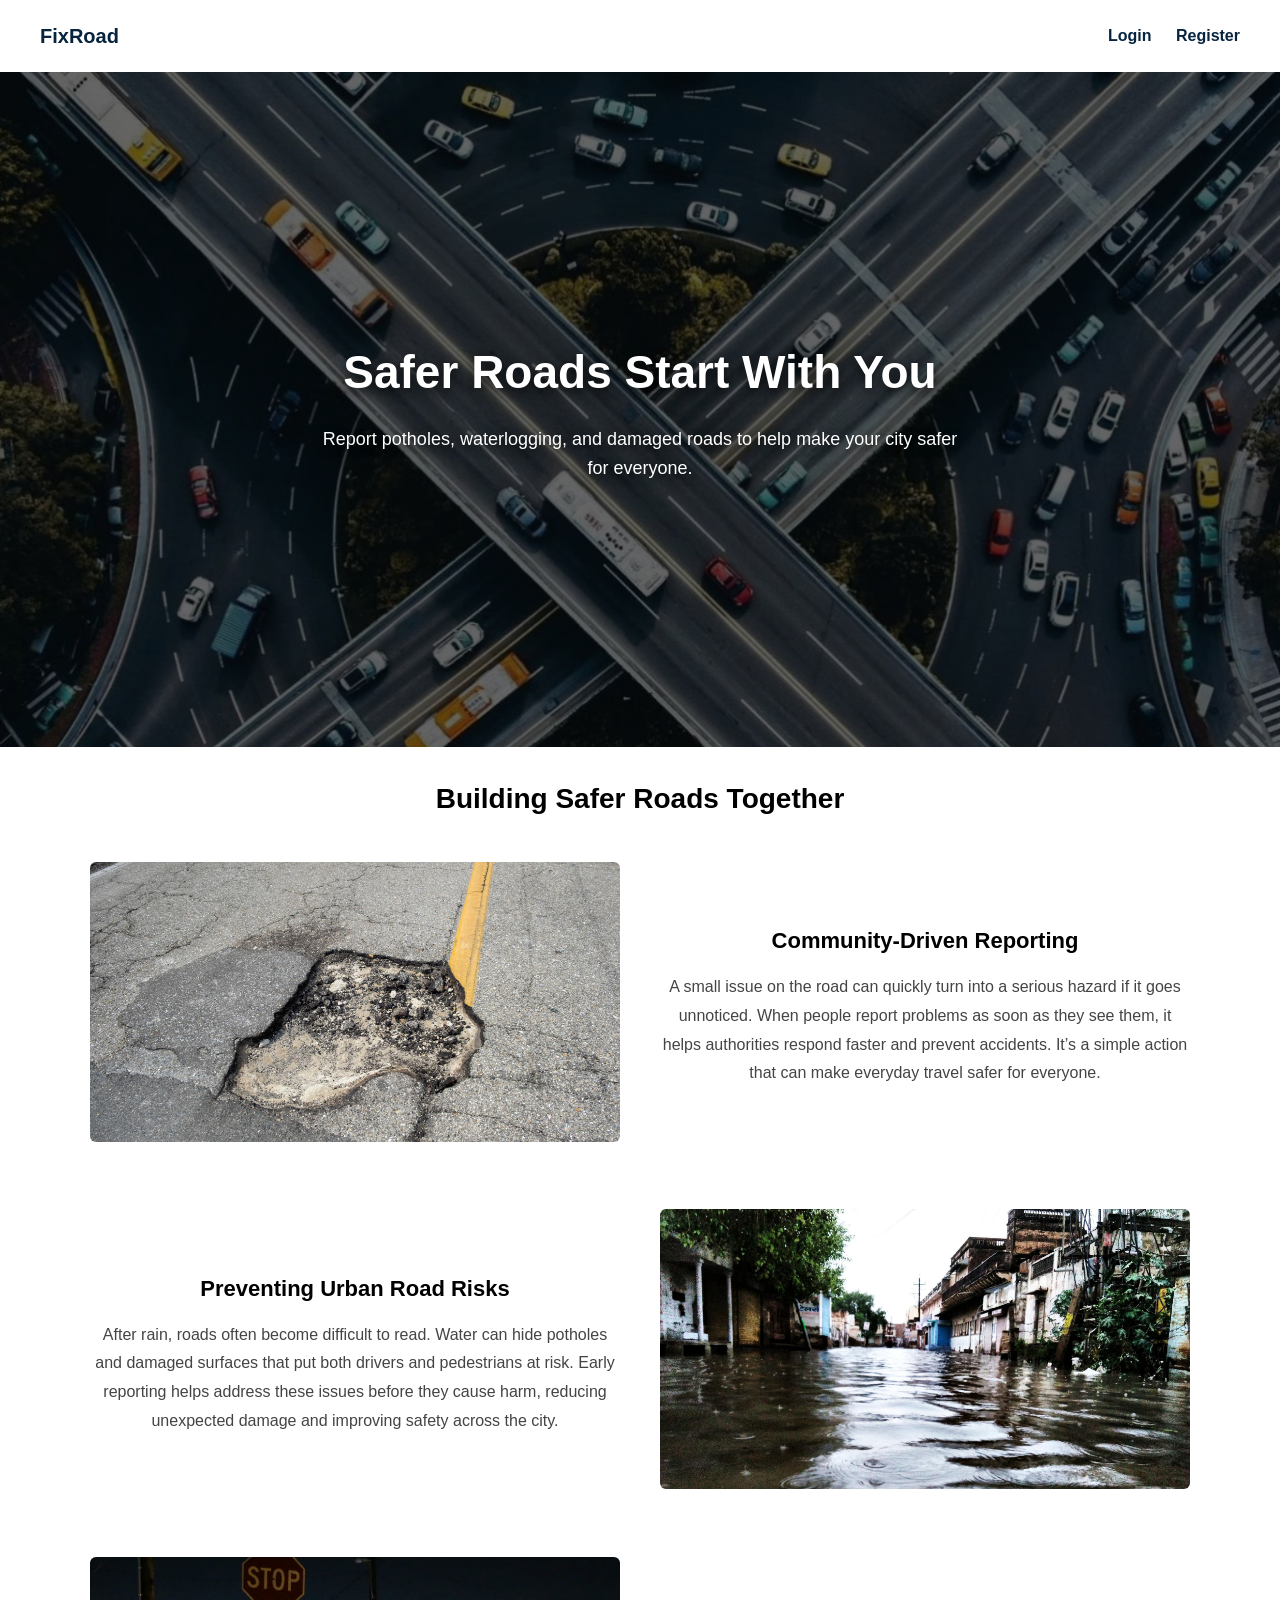
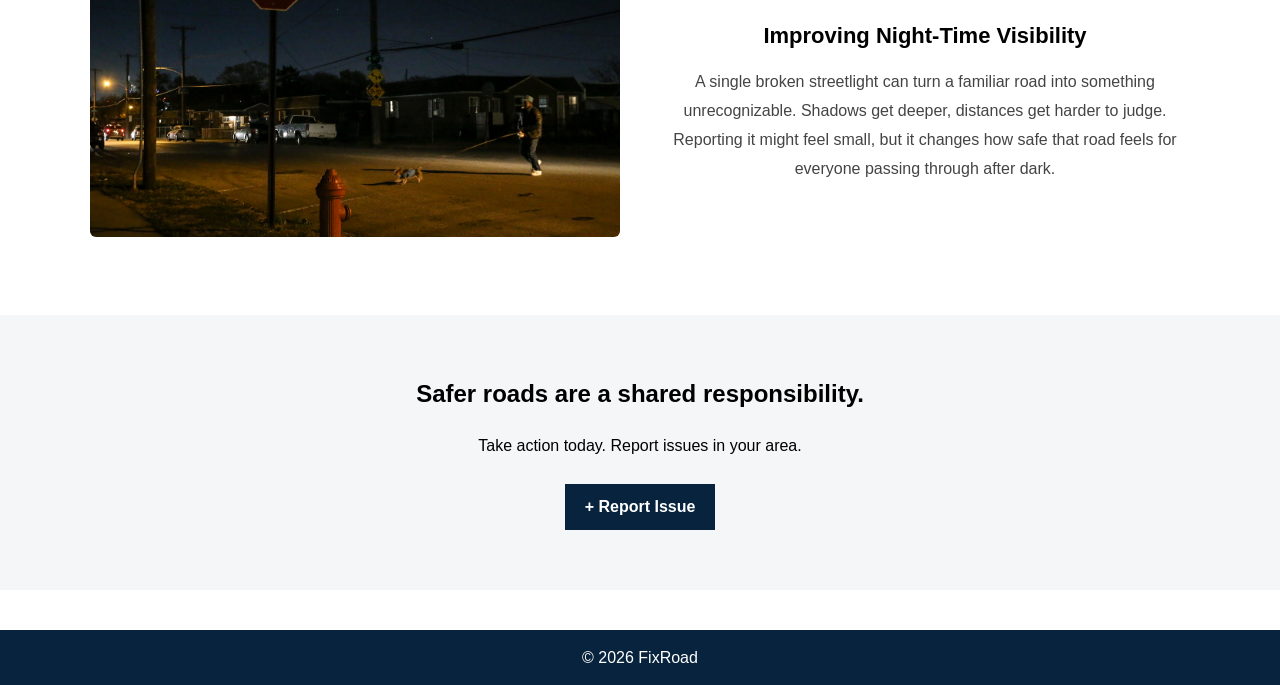
<file: Frontend/index.html>
<!DOCTYPE html>
<html lang="en">

<head>
    <meta charset="UTF-8">
    <title>FixRoad</title>

    <!-- Responsive viewport -->
    <meta name="viewport" content="width=device-width, initial-scale=1.0">

    <!-- Main stylesheet -->
    <link rel="stylesheet" href="css/style.css">
    <link rel="stylesheet" href="css/responsive.css">
</head>

<body class="fade-up">


    <!-- ================= Header ================= -->
    <header class="simple-header">
        <div class="logo">FixRoad</div>

        <!-- Navigation links -->
        <div class="header-links">
            <a href="login.html">Login</a>
            <a href="register.html" class="btn-primary">Register</a>
        </div>
    </header>

    <!-- ================= Hero Section ================= -->
    <section class="hero-bg">
        <div class="hero-overlay">
            <h1>Safer Roads Start With You</h1>
            <p>
                Report potholes, waterlogging, and damaged roads
                to help make your city safer for everyone.
            </p>
        </div>
    </section>

    <!-- ================= Blog Section ================= -->
    <section class="section blog-section">

        <h2 class="blog-title">Building Safer Roads Together</h2>

        <div class="blog-container">

            <!-- Blog Row 1 -->
            <div class="blog-row">
                <div class="blog-image">
                    <img src="images/pothole.jpg" alt="Road Safety">
                </div>
                <div class="blog-text">
                    <h3>Community-Driven Reporting</h3>
                    <p>
                        A small issue on the road can quickly turn into a serious hazard if it goes unnoticed.
                        When people report problems as soon as they see them,
                        it helps authorities respond faster and prevent accidents.
                        It’s a simple action that can make everyday travel safer for everyone.
                    </p>
                </div>
            </div>

            <!-- Blog Row 2 -->
            <div class="blog-row reverse">
                <div class="blog-image">
                    <img src="images/waterlogging.jpg" alt="Waterlogging">
                </div>
                <div class="blog-text">
                    <h3>Preventing Urban Road Risks</h3>
                    <p>
                        After rain, roads often become difficult to read.
                        Water can hide potholes and damaged surfaces that put both drivers and pedestrians at risk.
                        Early reporting helps address these issues before they cause harm,
                        reducing unexpected damage and improving safety across the city.
                    </p>
                </div>
            </div>

            <!-- Blog Row 3 -->
            <div class="blog-row">
                <div class="blog-image">
                    <img src="images/streetlight.jpg" alt="Street Lighting">
                </div>
                <div class="blog-text">
                    <h3>Improving Night-Time Visibility</h3>
                    <p>
                        A single broken streetlight can turn a familiar road into something unrecognizable.
                        Shadows get deeper, distances get harder to judge.
                        Reporting it might feel small, but it changes how safe that road feels for everyone passing
                        through after dark.
                    </p>
                </div>
            </div>

        </div>

    </section>


    <!-- ================= Call to Action ================= -->
    <section class="cta-section">
        <h2>Safer roads are a shared responsibility.</h2>

        <p class="cta-text">
            Take action today. Report issues in your area.
        </p><br>

        <!-- Report Issue Button -->
        <a href="register.html" class="btn-dark">
            + Report Issue
        </a>
    </section>

    <!-- ================= Footer ================= -->
    <footer class="footer">
        <p>© 2026 FixRoad </p>
    </footer>

</body>

</html>
</file>
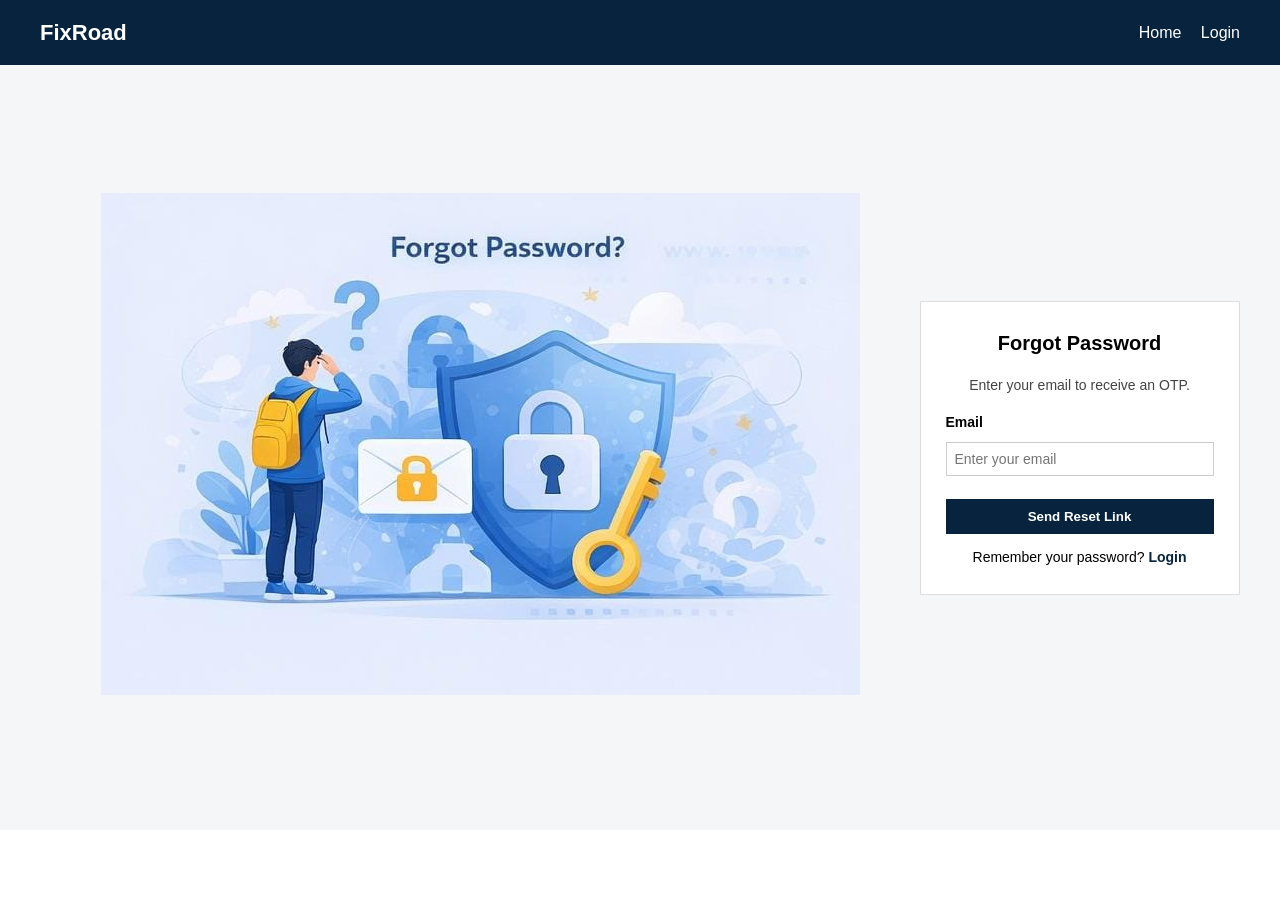
<file: Frontend/forgot-password.html>
<!DOCTYPE html>
<html lang="en">
<head>
    <meta charset="UTF-8">
    <title>Forgot Password | FixRoad</title>

    <!-- Responsive viewport -->
    <meta name="viewport" content="width=device-width, initial-scale=1.0">

    <!-- Main stylesheet -->
    <link rel="stylesheet" href="css/style.css">
    <link rel="stylesheet" href="css/responsive.css">
</head>
<body>

<!-- ================= Navbar ================= -->
<header class="navbar">
    <div class="logo">FixRoad</div>
    <nav>
        <a href="index.html">Home</a>
        <a href="login.html">Login</a>
    </nav>
</header>

<!-- ================= Forgot Password Section ================= -->
<section class="form-section">

    <div>
        <img class="image2" src="images/forgot.jpeg" alt="">
    </div>
    
    <div class="form-card">
        <h2>Forgot Password</h2>

        <!-- Instruction text -->
        <p class="otp-text">
            Enter your email to receive an OTP.
        </p>

        <!-- Forgot Password Form -->
        <form id="forgotForm">

            <!-- Email -->
            <label>Email</label>
            <input 
                type="email"
                id="forgotEmail"
                placeholder="Enter your email"
                required
            >

            <!-- Success or status message -->
            <p id="forgotMessage" class="success-text"></p>

            <!-- Submit button -->
            <button type="submit" class="btn-dark form-btn">
                Send Reset Link
            </button>
        </form>

        <!-- Login redirect -->
        <p class="form-footer">
            Remember your password?
            <a href="login.html">Login</a>
        </p>
    </div>
</section>

<!-- Main JavaScript -->
<script src="js/script.js"></script>

</body>
</html>
</file>
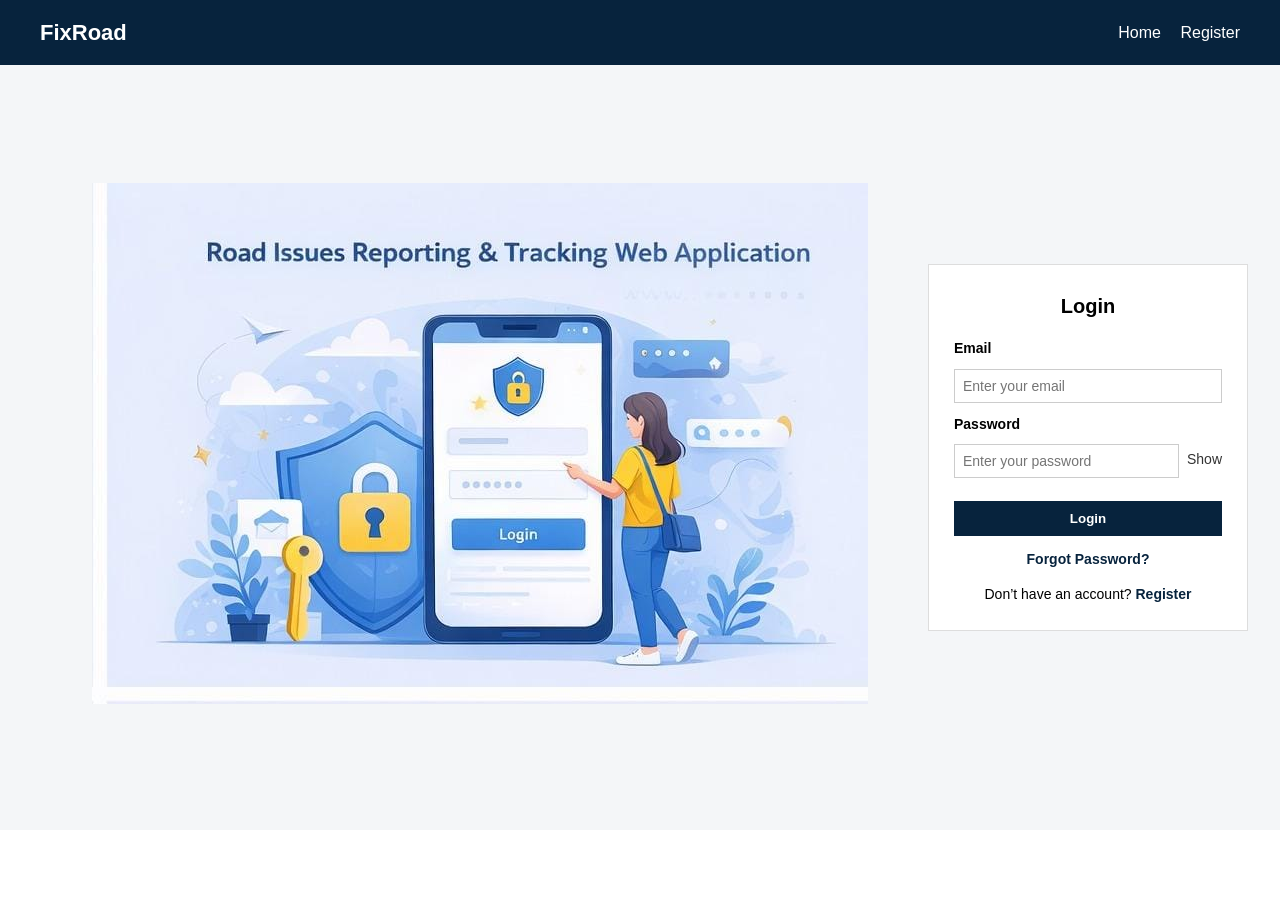
<file: Frontend/login.html>
<!DOCTYPE html>
<html lang="en">
<head>
    <meta charset="UTF-8">
    <title>Login | FixRoad</title>

    <!-- Responsive viewport -->
    <meta name="viewport" content="width=device-width, initial-scale=1.0">

    <!-- Main stylesheet -->
    <link rel="stylesheet" href="css/style.css">
    <link rel="stylesheet" href="css/responsive.css">
</head>
<body>

<!-- ================= Navbar ================= -->
<header class="navbar">
    <div class="logo">FixRoad</div>
    <nav>
        <a href="index.html">Home</a>
        <a href="register.html">Register</a>
    </nav>
</header>

<!-- ================= Login Section ================= -->
<section class="form-section">

    <div>
        <img  class="image2" src="images/login.jpeg" alt="">
    </div> 
    
    <div class="form-card">
        <h2>Login</h2>

        <!-- Login Form -->
        <form id="loginForm">

            <!-- Email -->
            <label>Email</label>
            <input 
                type="email" 
                id="loginEmail" 
                placeholder="Enter your email" 
                required
            >

            <!-- Password -->
            <label>Password</label>
            <div class="password-wrapper">
            <input 
                type="password" 
                id="loginPassword" 
                placeholder="Enter your password" 
                required
            >
            <button type="button" 
            class="toggle-password-btn" 
            data-target="loginPassword">
        Show
    </button>
            </div>

                 <p id="loginError" class="error-text"></p>

            <!-- Submit Button -->
            <button type="submit" class="btn-dark form-btn">
                Login
            </button>
        </form>

        <!-- Forgot password link -->
        <p class="form-footer">
            <a href="forgot-password.html">Forgot Password?</a>
        </p>

        <!-- Register redirect -->
        <p class="form-footer">
            Don’t have an account?
            <a href="register.html">Register</a>
        </p>
    </div>
</section>

<!-- Main JavaScript -->
<script src="js/script.js"></script>

</body>
</html>
</file>
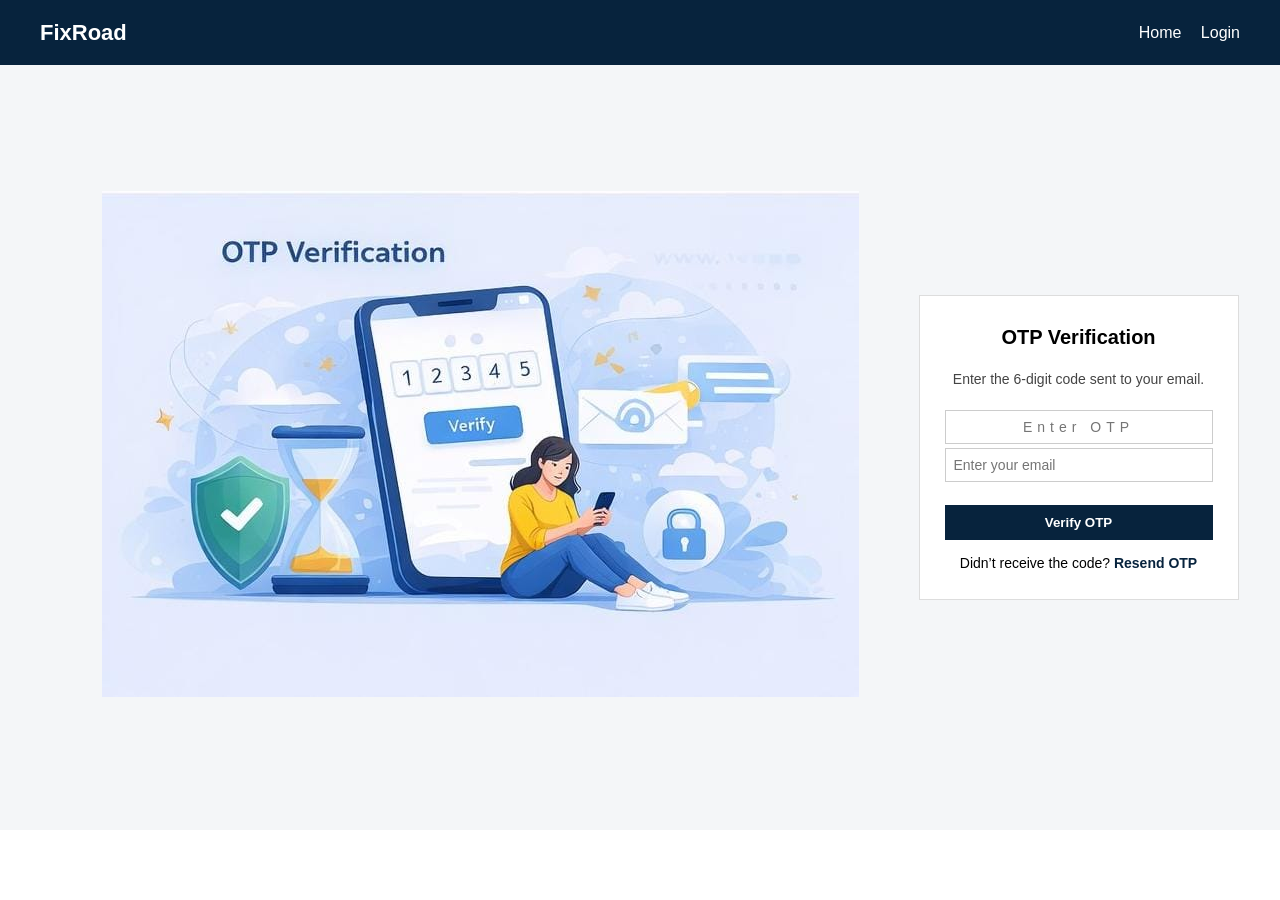
<file: Frontend/otp.html>
<!DOCTYPE html>
<html lang="en">
<head>
    <meta charset="UTF-8">
    <title>OTP Verification | FixRoad</title>

    <!-- Responsive viewport -->
    <meta name="viewport" content="width=device-width, initial-scale=1.0">

    <!-- Main stylesheet -->
    <link rel="stylesheet" href="css/style.css">
    <link rel="stylesheet" href="css/responsive.css">
</head>
<body>

<!-- ================= Navbar ================= -->
<header class="navbar">
    <div class="logo">FixRoad</div>
    <nav>
        <a href="index.html">Home</a>
        <a href="login.html">Login</a>
    </nav>
</header>

<!-- ================= OTP Section ================= -->
<section class="form-section">

    <div>
       <img class="image2" src="images/otp.jpeg" alt="">
    </div> 

    <div class="form-card">
        <h2>OTP Verification</h2>

        <!-- Instruction text -->
        <p class="otp-text">
            Enter the 6-digit code sent to your email.
        </p>

        <!-- OTP Form -->
        <form id="otpForm">

            <!-- OTP Input -->
            <input 
                type="text"
                id="otpInput"
                maxlength="6"
                placeholder="Enter OTP"
                required
                class="otp-input"
            >

            <input 
    type="email"
    id="otpEmail"
    placeholder="Enter your email"
    required
>


            <!-- Error message display -->
            <p id="otpError" class="error-text"></p>

            <p id="otpMessage"></p>

            <!-- Submit button -->
            <button type="submit" class="btn-dark form-btn">
                Verify OTP
            </button>
        </form>

        <!-- Resend link -->
        <p class="form-footer">
            Didn’t receive the code?
            <a href="#">Resend OTP</a>
        </p>
    </div>
</section>

<!-- Main JavaScript -->
<script src="js/script.js"></script>

</body>
</html>
</file>
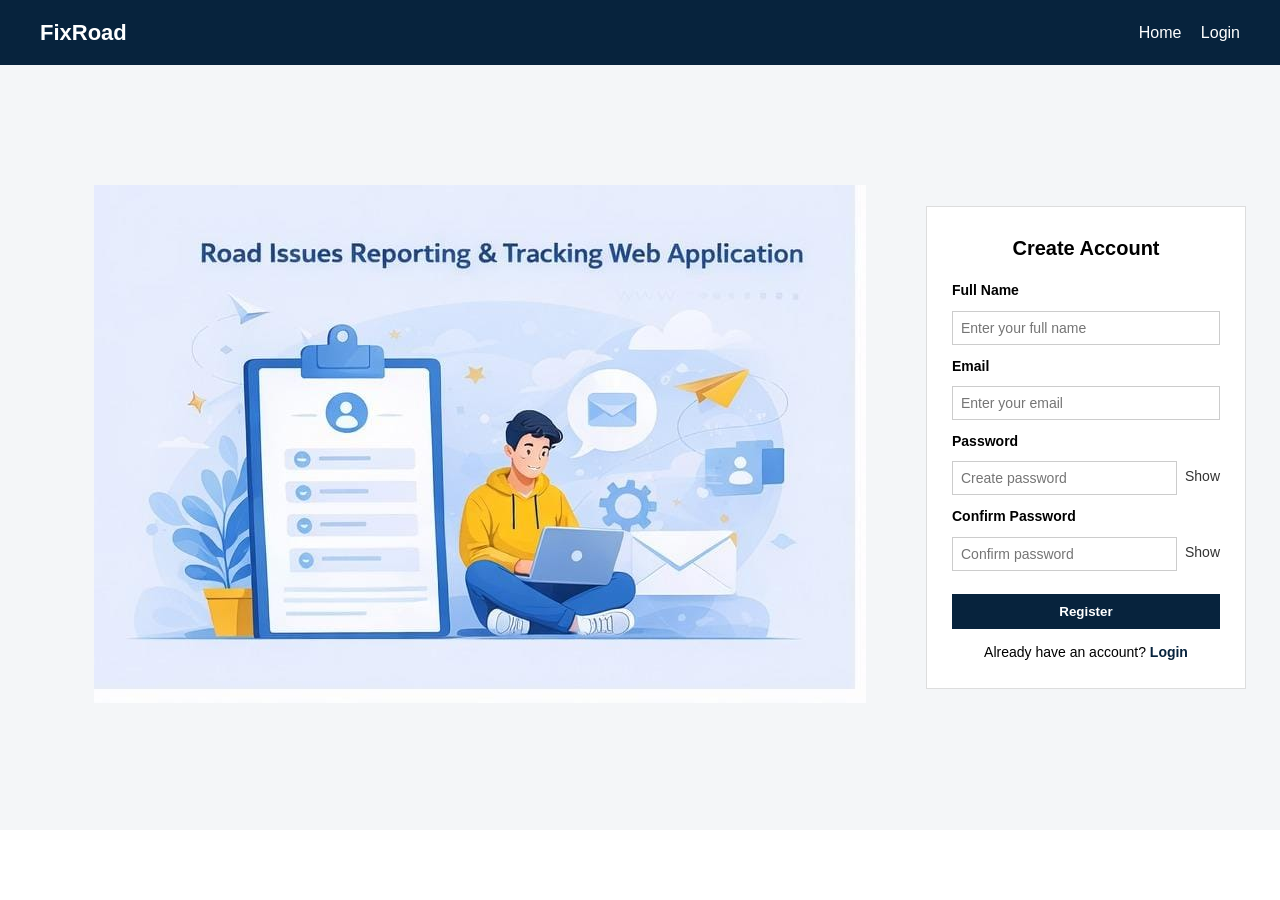
<file: Frontend/register.html>
<!DOCTYPE html>
<html lang="en">
<head>
    <meta charset="UTF-8">
    <title>Register | FixRoad</title>

    <!-- Responsive viewport -->
    <meta name="viewport" content="width=device-width, initial-scale=1.0">

    <!-- Main stylesheet -->
    <link rel="stylesheet" href="css/style.css">
    <link rel="stylesheet" href="css/responsive.css">
</head>
<body>

<!-- ================= Navbar ================= -->
<header class="navbar">
    <div class="logo">FixRoad</div>
    <nav>
        <a href="index.html">Home</a>
        <a href="login.html">Login</a>
    </nav>
</header>

<!-- ================= Registration Section ================= -->
<section class="form-section">
    
    <div>
        <img class="image2" src="images/registration.jpeg" alt="">
    </div>

    <div class="form-card">
        <h2>Create Account</h2>

        <!-- Registration Form -->
        <form id="registerForm">

            <!-- Full Name -->
            <label>Full Name</label>
            <input type="text" id="regName" placeholder="Enter your full name" required>

            <!-- Email -->
            <label>Email</label>
            <input type="email" id="regEmail" placeholder="Enter your email" required>

            <!-- Password -->
            <label>Password</label>
            <div class="password-wrapper">
                <input type="password" id="regPassword" placeholder="Create password" required>
                <button type="button" class="toggle-password-btn" data-target="regPassword">
        Show
    </button>
            </div>

            <!-- Confirm Password -->
            <label>Confirm Password</label>
            <div class="password-wrapper">
                 <input type="password" id="regConfirmPassword" placeholder="Confirm password" required>
                 <button type="button" class="toggle-password-btn" data-target="regConfirmPassword">
        Show
    </button>
            </div>

             <p id="registerError" class="error-text"></p>

            <!-- Submit Button -->
            <button type="submit" id="registerBtn" class="btn-dark form-btn">
                Register
            </button>

        </form>

        <!-- Login Redirect -->
        <p class="form-footer">
            Already have an account?
            <a href="login.html">Login</a>
        </p>
    </div>
</section>

<!-- Main JavaScript -->
<script src="js/script.js"></script>

</body>
</html>
</file>
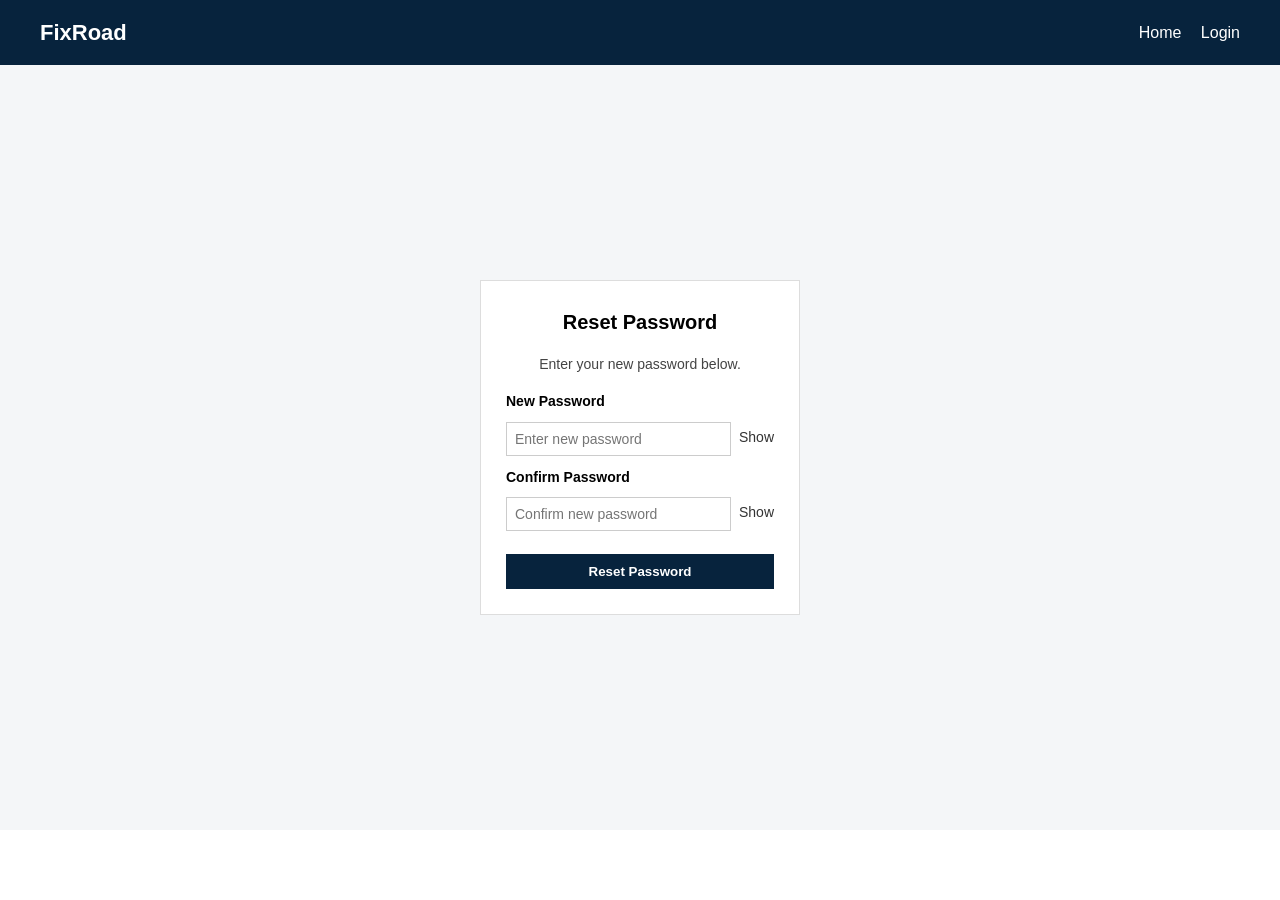
<file: Frontend/reset-password.html>
<!DOCTYPE html>
<html lang="en">
<head>
    <meta charset="UTF-8">
    <title>Reset Password | FixRoad</title>

    <!-- Responsive viewport -->
    <meta name="viewport" content="width=device-width, initial-scale=1.0">

    <!-- Main stylesheet -->
    <link rel="stylesheet" href="css/style.css">
    <link rel="stylesheet" href="css/responsive.css">
</head>
<body>

<!-- ================= Navbar ================= -->
<header class="navbar">
    <div class="logo">FixRoad</div>
    <nav>
        <a href="index.html">Home</a>
        <a href="login.html">Login</a>
    </nav>
</header>

<!-- ================= Reset Password Section ================= -->
<section class="form-section">
    <div class="form-card">
        <h2>Reset Password</h2>

        <!-- Instruction text -->
        <p class="otp-text">
            Enter your new password below.
        </p>

        <!-- Reset Password Form -->
        <form id="resetForm">

            <!-- New Password -->
            <label>New Password</label>
            <div class="password-wrapper">
                 <input 
                    type="password"
                    id="newPassword"
                    placeholder="Enter new password"
                     required
                >
              <button type="button" 
            class="toggle-password-btn" 
            data-target="newPassword">
        Show
    </button>
            </div>

            <!-- Confirm Password -->
            <label>Confirm Password</label>
            <div class="password-wrapper">
                 <input 
                    type="password"
                    id="confirmPassword"
                    placeholder="Confirm new password"
                    required
                 >
           <button type="button" 
            class="toggle-password-btn" 
            data-target="confirmPassword">
        Show
    </button>
            </div>

            <!-- Status messages -->
            <p id="resetMessage" class="success-text"></p>
            <p id="resetError" class="error-text"></p>

            <!-- Submit button -->
            <button type="submit" class="btn-dark form-btn">
                Reset Password
            </button>
        </form>
    </div>
</section>

<!-- Main JavaScript -->
<script src="js/script.js"></script>

</body>
</html>
</file>
<file: Frontend/css/style.css>
/* =================================================
   COMMON / GLOBAL STYLES
================================================= */

* {
    margin: 0;
    padding: 0;
    box-sizing: border-box;
    font-family: Arial, sans-serif;
}

/* Color Palette */
:root {
    --primary: #07233d;
    --background: #ffffff;
    --text: #000000;
    --success: #2e7d32;
    --danger: #d32f2f;
    --light-grey: #f4f6f8;
}

/* Body */
body {
    background: var(--background);
    color: var(--text);
    line-height: 1.6;
}

/* Buttons */
.btn-dark {
    background: var(--primary);
    color: white;
    padding: 10px 20px;
    border-radius: 0;
    text-decoration: none;
    font-weight: bold;
    display: inline-block;
}

.btn-dark:hover {
    background: #222;
}

/* Status colors */
.status-success {
    color: var(--success);
    font-weight: bold;
}

.status-danger {
    color: var(--danger);
    font-weight: bold;
}

/* Footer */
.footer {
    background: var(--primary);
    color: white;
    text-align: center;
    padding: 15px;
    margin-top: 40px;
}

/* Page animation */
.fade-up {
    animation: fadeUp 1s ease;
}

@keyframes fadeUp {
    from {
        opacity: 0;
        transform: translateY(40px);
    }
    to {
        opacity: 1;
        transform: translateY(0);
    }
}

/* =================================================
   NAVBAR & HEADERS
================================================= */

/* Main Navbar */
.navbar {
    background: var(--primary);
    color: white;
    display: flex;
    justify-content: space-between;
    padding: 15px 40px;
    align-items: center;
}

.navbar .logo {
    font-size: 22px;
    font-weight: bold;
}

.navbar nav a {
    margin-left: 15px;
    text-decoration: none;
    color: white;
    font-weight: 500;
}

/* Simple header (index page) */
.simple-header {
    display: flex;
    justify-content: space-between;
    align-items: center;
    padding: 20px 40px;
    background: white;
}

.simple-header .logo {
    font-size: 20px;
    font-weight: bold;
    color: var(--primary);
}

.header-links a {
    margin-left: 20px;
    text-decoration: none;
    color: black;
    font-weight: 500;
}

/* Force header links to blue */
.simple-header .header-links a {
    color: #08243f !important;
    font-weight: 600;
}

/* =================================================
   COMMON SECTIONS & CARDS
================================================= */

.section {
    padding: 1px 20px; /* fixed invalid value */
    text-align: center;
}

.section h2 {
    margin-top: 70px;
    margin-bottom: 20px;
    font-size: 28px;
}

.section.light {
    background: #f9f9f9;
}

/* Card container */
.card-container {
    display: flex;
    justify-content: center;
    gap: 20px;
    margin-top: 30px;
    flex-wrap: wrap;
}

/* Cards */
.card {
    background: white;
    padding: 20px;
    width: 250px;
    border-radius: 8px;
    border: 1px solid #ddd;
    transition: all 0.3s ease;
    cursor: pointer;
}

.card:hover {
    transform: translateY(-5px);
    box-shadow: 0 8px 20px rgba(121, 121, 121, 0.15);
    border-color: var(--light-grey);
}

/* =================================================
   INDEX PAGE
================================================= */

/* Hero background */
.hero-bg {
    height: 75vh;
    background: url("../images/road-bg.jpg") center/cover no-repeat;
    position: relative;
    display: flex;
    align-items: center;
    justify-content: center;
}

/* Dark overlay */
.hero-bg::after {
    content: "";
    position: absolute;
    inset: 0;
    background: rgba(0, 0, 0, 0.6);
    z-index: 1;
}

/* Hero text container */
.hero-overlay {
    position: relative;
    z-index: 2;
    text-align: center;
    color: white;
    max-width: 700px;
    padding: 20px;
}

.hero-overlay h1 {
    font-size: 46px;
    margin-bottom: 15px;
    font-weight: 700;
    text-shadow: 0 4px 12px rgba(0,0,0,0.7);
}

.hero-overlay p {
    font-size: 18px;
    line-height: 1.6;
    text-shadow: 0 3px 10px rgba(0,0,0,0.6);
}

/* Blog Section */
.blog-section {
    padding: 10px 5%;
}

.blog-section h2 {
    margin-top: 20px;
    margin-bottom: 40px;
}

.blog-title {
    text-align: center;
    font-size: 32px;
    margin-bottom: 80px;
}

.blog-container {
    max-width: 1100px;
    margin: auto;
}

/* Blog row layout */
.blog-row {
    display: flex;
    align-items: center;
    gap: 40px;
    margin-bottom: 60px;
    flex-wrap: wrap;
}

/* Reverse layout */
.blog-row.reverse {
    flex-direction: row-reverse;
}

/* Blog image */
.blog-image {
    flex: 1;
}

.blog-image img {
    width: 100%;
    height: 280px;
    object-fit: cover;
    border-radius: 6px;
}

/* Blog text */
.blog-text {
    flex: 1;
}

.blog-text h3 {
    margin-bottom: 15px;
    font-size: 22px;
}

.blog-text p {
    color: #444;
    line-height: 1.8;
}


/* CTA section */
.cta-section {
    text-align: center;
    padding: 60px 20px;
    background: #f4f6f8;
}

.cta-section h2 {
    margin-bottom: 20px;
}

.cta-text {
    margin-top: 10px;
    color: black;
}

/* =================================================
   FORM PAGES
   (Register, Login, OTP, Forgot, Reset)
================================================= */

.form-section {
    min-height: 85vh;
    display: flex;
    justify-content: center;
    align-items: center;
    background: var(--light-grey);
    padding: 20px;
}

.form-card {
    background: white;
    padding: 25px;
    border-radius: 0;
    width: 100%;
    max-width: 320px;
    border: 1px solid #ddd;
}

.form-card h2 {
    text-align: center;
    margin-bottom: 15px;
    font-size: 20px;
}

.form-card label {
    display: block;
    margin-top: 10px;
    font-weight: 600;
    font-size: 14px;
}

.form-card input,
.form-card select {
    width: 100%;
    padding: 8px;
    margin-top: 4px;
    border-radius: 0;
    border: 1px solid #ccc;
    font-size: 14px;
}

.form-btn {
    width: 100%;
    margin-top: 15px;
    padding: 10px;
    border: none;
    cursor: pointer;
}

.form-footer {
    text-align: center;
    margin-top: 12px;
    font-size: 14px;
}

.form-footer a {
    color: var(--primary);
    text-decoration: none;
    font-weight: bold;
}

.image2 {
    margin: 30px;        
    padding: 30px;
}


/* OTP */
.otp-text {
    text-align: center;
    font-size: 14px;
    margin-bottom: 15px;
    color: #444;
}

.otp-input {
    width: 100%;
    padding: 10px;
    text-align: center;
    font-size: 18px;
    letter-spacing: 5px;
    border: 1px solid #ccc;
}

.error-text,
.success-text {
    font-size: 13px;
    margin-top: 8px;
    text-align: center;
}

.error-text {
    color: var(--danger);
}

.success-text {
    color: var(--success);
}

/* =================================================
   USER PANEL LAYOUT
================================================= */

.welcome-box {

    max-width: 1100px;
    text-align: left; 
    margin-bottom: 10px;

}

#welcomeMessage {

    font-size: 24px;

    font-weight: 600;
}

/* ===== TOPBAR ===== */

.topbar {
    height: 60px;
    background: var(--primary);
    color: white;
    display: flex;
    align-items: center;
    justify-content: space-between;
    padding: 0 20px;
    position: fixed;
    top: 0;
    left: 0;
    right: 0;
    z-index: 1000;
}

/* Left section */
.top-left {
    display: flex;
    align-items: center;
    gap: 15px;
}

/* Center portal title */
.portal-title {
    position: absolute;
    left: 50%;
    transform: translateX(-50%);
    font-size: 18px;
    font-weight: 600;
    white-space: nowrap;
}

/* Right spacer */
.top-right {
    width: 120px;
}

/* Menu button */
.menu-btn {
    background: none;
    border: none;
    color: white;
    font-size: 22px;
    cursor: pointer;
}


/* ===== SIDEBAR ===== */

.sidebar {
    position: fixed;
    top: 60px;
    left: 0;
    width: 220px;
    height: calc(100vh - 60px);
    background: var(--primary);
    display: flex;
    flex-direction: column;
    justify-content: space-between;
    transition: transform 0.3s ease;
}

.sidebar.collapsed {
    transform: translateX(-100%);
}

.sidebar-menu a {
    display: block;
    color: white;
    padding: 12px 20px;
    text-decoration: none;
}

.sidebar-menu a:hover,
.sidebar-menu a.active {
    background: #092a4d;
}

.sidebar-logout {
    padding: 20px;
}

.sidebar-logout a {
    color: white;
    text-decoration: none;
    font-weight: bold;
}


/* ===== CONTENT AREA ===== */

.content {
    margin-left: 220px;
    padding: 80px 40px;
   
}

.content.expanded {
    margin-left: 0;
}

/* Hero layout */ 
.hero { 
    background: var(--light-grey); 
    min-height: calc(100vh - 60px); 
    display: flex; align-items: 
    center; padding: 80px 40px; 
} 

.home-hero { 
    padding: 70px 60px; 
    min-height: auto; 
} 

.hero-container { 
    max-width: 1000px; 
    margin: auto; display: 
    flex; align-items: center; 
    justify-content: space-between; 
    gap: 60px; flex-wrap: wrap; 
} 

.hero-text { 
    flex: 1;
    max-width: 500px; 
} 

.hero-text h1 { 
    font-size: 40px; 
    margin-bottom: 15px;
 } 

.hero-text p { 
    font-size: 18px; 
    margin-bottom: 25px; 
    color: #444; 
} 

.hero-visual { 
    flex: 1; 
    display: flex; 
    flex-direction: column; 
    gap: 20px; 
} 

.hero-card { 
    background: white; 
    padding: 20px; 
    border-left: 4px solid var(--primary); 
    border-radius: 6px; 
    box-shadow: 0 4px 12px rgba(0,0,0,0.08); 
}

/* =================================================
   REPORT ISSUE PAGE
================================================= */

/* MAIN CARD */
.report-card {
    max-width: 900px;
    margin: auto;
    margin-top: 5px;
    padding: 30px;
    background: white;
    border-radius: 8px;
    border: 0.5px solid black;
}

.report-layout {
    display: grid;
    grid-template-columns: 1fr 1fr;
    gap: 40px;
    align-items: start;

}

.report-col {
    display: flex;
    flex-direction: column;
    gap: 20px;
}

.report-header {
    text-align: left;
    margin-left: 160px;
    margin-bottom: 10px;
}

.report-header h2 {
    margin-bottom: 2px;
}

.report-header p {
    color: #555;
    
}


.location-group input {
    flex: 1;
}

.pin-btn {
    white-space: nowrap;
}

/* MAIN 2 COLUMN LAYOUT */
.report-form {
    display: grid;
    grid-template-columns: 1.2fr 1fr;
    gap: 30px;
}

#otherIssueBox {
    display: none;
}

/* LEFT COLUMN */
.left-column {
    display: flex;
    flex-direction: column;
    gap: 18px;
}

/* RIGHT COLUMN */
.right-column {
    display: flex;
    flex-direction: column;
    gap: 18px;
}

/* address grid */
.address-grid {
    display: grid;
    grid-template-columns: 1fr 1fr;
    gap: 15px;
}

/* full width row */
.full-width {
    grid-column: span 2;
}

/* inputs */
label {
    font-weight: 600;
    margin-bottom: 5px;
}

input, select, textarea {
    width: 100%;
    padding: 10px;
    border: 1px solid black;
    border-radius: 4px;
}

/* Location input + button in same row */
.location-group {

    display: flex;

    align-items: center;

    gap: 10px;

}

/* input fills remaining space */
.location-group input {
    flex: 1;
}

/* button fixed width */
.pin-btn {
    padding: 10px 16px;
    white-space: nowrap;
    border: 1px solid black;
    background: #f5f5f5;
    cursor: pointer;
}

/* optional hover */
.pin-btn:hover {
    background: #eaeaea;
}
/* description height */
textarea {
    height: 130px;
}

.severity-helper{
    font-size: 13px;
    color: rgb(0, 0, 0);
    margin-bottom: 8px;
    line-height: 1.4;
}

/* upload box */
.upload-area {
    width: 100%;
    height: 250px;
    border: 2px dashed black;
    border-radius: 8px;

    display: flex;
    align-items: center;
    justify-content: center;
    text-align: center;

    overflow: hidden;      /* prevents image overflow */
    position: relative;
}

.upload-area img {
    width: 100%;
    height: 100%;

    object-fit: cover;     /* keeps image inside box */
    object-position: center;

    border-radius: 8px;
}

.upload-inner {
    width: 100%;
    height: 100%;
     display: flex;
    flex-direction: column;

    align-items: center;     /* horizontal center */
    justify-content: center; /* vertical center */

    text-align: center;
}

/* preview container fills entire upload box */
.image-preview-container {
    width: 100%;
    height: 100%;
    position: relative;
}

/* image fills container */
.preview-image {
    width: 100%;
    height: 100%;
    object-fit: cover;
    border-radius: 8px;
}

/* REMOVE BUTTON — FIXED */
.remove-btn {
    position: absolute;
    top: 10px;
    right: 10px;

    width: 32px;
    height: 32px;

    background: red;
    color: white;

    border: none;
    border-radius: 50%;

    font-size: 20px;
    font-weight: bold;

    cursor: pointer;

    z-index: 999;   /* ensures visibility */
}

/* submit button right aligned */
.submit-main {
    width: 160px;
    padding: 12px;
    margin-top: 10px;
    background: #2f4a7f;
    color: white;
    border: none;
    font-weight: 600;
    cursor: pointer;
    align-self: flex-end;
}

.submit-main:hover {
    opacity: 0.9;
}

.submit-main:disabled {
    opacity: 0.7;
    cursor: not-allowed;
}

/* ===============================
   PREMIUM DUPLICATE MODAL
================================= */

.duplicate-modal {
    display: flex;
    position: fixed;
    inset: 0;
    background: rgba(0, 0, 0, 0.65);
    backdrop-filter: blur(8px);
    z-index: 99999;
    justify-content: center;
    align-items: center;
}

.duplicate-card {
    width: 1000px;
    max-height: 92vh;
    overflow-y: auto;
    background: #ffffff;
    border-radius: 16px;
    padding: 35px;
    position: relative;
    box-shadow: 0 30px 80px rgba(0,0,0,0.25);
}

/* Header */
.duplicate-header h3 {
    font-size: 22px;
    margin-bottom: 10px;
}

.duplicate-header p {
    font-size: 14px;
    color: #666;
    line-height: 1.6;
    margin-bottom: 30px;
}

/* Top Row Layout (Image + Details) */
.duplicate-content {
    display: flex;
    gap: 40px;
    align-items: flex-start;
}

/* Image Section */
.duplicate-image-box {
    position: relative;
    width: 300px;
    height: 300px;
    border-radius: 14px;
    overflow: hidden;
    border: 2px solid #eee;
    background: #f8f8f8;
}

.duplicate-image-box img {
    width: 100%;
    height: 100%;
    object-fit: cover;
}

/* Upload Overlay */
.image-upload-overlay {
    position: absolute;
    bottom: 15px;
    right: 15px;
    background: #111;
    color: white;
    padding: 10px 14px;
    border-radius: 30px;
    cursor: pointer;
    font-size: 13px;
    transition: 0.2s ease;
}

.image-upload-overlay:hover {
    background: #333;
}

/* Remove image button */
.remove-image-btn {
    position: absolute;
    top: 12px;
    right: 12px;
    background: rgba(0,0,0,0.7);
    color: white;
    width: 28px;
    height: 28px;
    border-radius: 50%;
    display: none;
    align-items: center;
    justify-content: center;
    cursor: pointer;
    font-size: 13px;
    transition: 0.2s ease;
}

.remove-image-btn:hover {
    background: #e53935;
}

/* Details */
.duplicate-details {
    flex: 1;
    font-size: 15px;
    color: #444;
}

.duplicate-details h4 {
    margin-bottom: 10px;
}

/* Bottom Section (Full Width) */
.duplicate-bottom {
    margin-top: 35px;
}

/* Action Buttons */
.duplicate-actions {
    display: flex;
    align-items: center;
    gap: 20px;
    width: 100%;
}

.upvote-btn {
    background: #111;
    color: white;
    padding: 12px 26px;
    border-radius: 8px;
    border: none;
    cursor: pointer;
    transition: 0.2s;
}

.upvote-btn:hover {
    background: #333;
}

.comment-btn {
    background: #f3f3f3;
    padding: 12px 26px;
    border-radius: 8px;
    border: none;
    cursor: pointer;
}

/* Comment Box */
#commentInputBox {
    display: flex;
    gap: 10px;
    margin-bottom: 20px;
}

#commentInputBox input {
    flex: 1;
    padding: 10px;
    border-radius: 6px;
    border: 1px solid #ccc;
}

#postCommentBtn {
    padding: 10px 18px;
    border-radius: 6px;
    border: none;
    background: #111;
    color: white;
    cursor: pointer;
}

/* Comments List */
.duplicate-comments {
    margin-top: 20px;
    border-top: 1px solid #eee;
    padding-top: 20px;
}

.comment-item {
    margin-bottom: 15px;
    background: #fafafa;
    padding: 12px;
    border-radius: 8px;
}

.comment-user {
    font-weight: 600;
    font-size: 13px;
}

.comment-time {
    font-size: 11px;
    color: #888;
    margin-left: 8px;
}

/* Meta Top */
.issue-meta-top {
    display: flex;
    justify-content: space-between;
    align-items: center;
    margin-bottom: 15px;
}

.issue-id {
    font-size: 13px;
    color: #777;
}

/* Status badge */
.status-badge {
    padding: 5px 12px;
    border-radius: 20px;
    font-size: 12px;
    font-weight: 600;
}

.status-badge.open {
    background: #ffe9e9;
    color: #d32f2f;
}

/* Info Grid */
.issue-info-grid {
    margin-top: 20px;
    display: grid;
    grid-template-columns: repeat(2, 1fr);
    gap: 18px;
}

.info-label {
    font-size: 12px;
    color: #888;
    display: block;
    margin-bottom: 4px;
}

/* Severity */
.severity {
    padding: 4px 10px;
    border-radius: 6px;
    font-size: 12px;
    display: inline-block;
}

.severity.high {
    background: #ffebee;
    color: #c62828;
}

.done-btn {
    margin-left: 48rem;  /* 🔥 pushes it to right */
    background: #2e7d32;
    color: white;
    padding: 12px 26px;
    border-radius: 8px;
    border: none;
    cursor: pointer;
    transition: 0.2s ease;
    margin-right: 2rem;
}

.done-btn:hover {
   background: #1b5e20;
}

.duplicate-error {
    background: #ffebee;
    color: #c62828;
    padding: 12px 15px;
    border-radius: 8px;
    margin-bottom: 15px;
    font-size: 14px;
    border: 1px solid #ef9a9a;
}

/* Close button */
.close-duplicate {
    position: absolute;
    top: 20px;
    right: 25px;
    font-size: 22px;
    cursor: pointer;
}

#mapSearchContainer{
    position:absolute;
    top:12px;
    left:50%;
    transform:translateX(-50%);
    z-index:10001;

    display:flex;
    gap:6px;

    background:white;
    padding:6px;
    border-radius:6px;
    box-shadow:0 2px 6px rgba(0,0,0,0.2);
}

#mapSearchInput{
    width:240px;
    padding:6px 10px;
    margin-top:10px;
    border-radius:4px;
    border:1px solid #ccc;
}

#mapSearchBtn{
    background:#1976d2;
    color:white;
    border:none;
    padding:6px 10px;
    border-radius:4px;
    cursor:pointer;
}


/* =================================================
   TABLES (MY ISSUES PAGE)
================================================= */

.table-container {
    background: white;
    padding: 30px;
    border-radius: 6px;
    border: 1px solid #ddd;
}

.issue-table {
    width: 100%;
    border-collapse: collapse;
    font-size: 14px;
}

.issue-table thead {
    background: #f5f5f5;
}

.issue-table th {
    padding: 14px;
    text-align: left;
    font-weight: 600;
    border-bottom: 2px solid #ddd;
}

.issue-table td {
    padding: 14px;
    border-bottom: 1px solid #eee;
}

.issue-table tbody tr:hover {
    background: #fafafa;
}

.status-text {
    font-weight: 600;
}

.no-issues-message {
    text-align: center;
    padding: 40px;
    font-size: 18px;
    color: #555;
    background-color: #f8f9fa;
    border: 1px solid #ddd;
    border-radius: 6px;
}

/* ===== Status Timeline ===== */

.timeline{
margin-top:25px;
border-left:3px solid #0b3d5c;
padding-left:20px;
}

.timeline-item{
position:relative;
margin-bottom:25px;
}

.timeline-item::before{
content:'';
position:absolute;
left:-28px;
top:4px;
width:12px;
height:12px;
background:#0b3d5c;
border-radius:50%;
}

.timeline-status{
font-weight:600;
font-size:16px;
}

.timeline-time{
color:#666;
font-size:14px;
margin-top:3px;
}

.timeline-message{
color:#374151;
font-size:14px;
margin-top:4px;
}

.track-page{
margin-left:240px;
margin-top:70px;
padding:30px;
}


/* =================================================
   SUCCESS POPUP
================================================= */

.success-popup {
    position: fixed;
    inset: 0;
    background: rgba(0,0,0,0.5);
    display: none;
    justify-content: center;
    align-items: center;
    z-index: 2000;
}

.popup-content {
    background: white;
    padding: 40px;
    border-radius: 8px;
    text-align: center;
}

.tick {
    font-size: 60px;
    color: var(--success);
}

/* =================================================
   ADMIN PANEL
================================================= */

.dashboard-header {
    margin-bottom: 25px;
}

.dashboard-subtitle {
    color: #555;
    margin-top: 5px;
}

.stat-card {
    text-align: center;
}

.stat-number {
    font-size: 20px;
    font-weight: bold;
    margin-top: 10px;
}

.stat-label {
    font-size: 13px;
    color: #666;
}

.section-divider {
    margin: 40px 0;
    border-top: 1px solid #e0e0e0;
}

.section-header {
    display: flex;
    justify-content: space-between;
    align-items: center;
    margin-bottom: 15px;
}

.view-link{
    color: var(--primary);
    font-weight: 600;
    text-decoration: none;
}

.view-link:hover{
    text-decoration: underline;
}

.page-header{
    margin-bottom:25px;
}

.page-subtitle{
    color:#666;
    margin-top:5px;
}

.filter-bar{
    display:flex;
    gap:20px;
    align-items:end;
    flex-wrap:wrap;
    margin:25px 0;
}

.filter-group{
    display:flex;
    flex-direction:column;
}

.filter-group label{
    font-size:13px;
    margin-bottom:4px;
}

.filter-group select{
    padding:8px;
    border:1px solid #ccc;
}

.filter-reset{
    height:38px;
}

.table-header{
    margin-bottom:15px;
}

/* Issue images */
.issue-thumb {
    width: 60px;
    height: 40px;
    object-fit: cover;
    border: 1px solid #ccc;
}

.issue-preview {
    width: 100%;
    max-width: 300px;
    margin: 15px 0;
    border: 1px solid #ccc;
}

/* ===== View Page Layout ===== */


/* Header */

.view-header{
    display:flex;
    justify-content:space-between;
    align-items:center;
    margin-bottom:5px;
    width: 100%;
}

.view-header h3 {
    margin: 0;
}

.view-header a {
    margin-left: auto;
}

.back-link{
    text-decoration:none;
    color:var(--primary);
    font: weight 100px;;
}


/* MAIN CONTAINER */


/* GRID LAYOUT */

.issue-grid{
    display:grid;
    grid-template-columns:1fr 1fr;
    gap:16px;
}


/* SMALL CARDS */

.issue-card{
    background:#fff;
    border:1px solid grey;
    border-radius:8px;
    padding:13px;
    box-shadow:0 3px 10px rgba(0,0,0,0.05);
}

.issue-card h3{
    margin-bottom:8px;
    font-size:17px;
}


/* IMAGE */

.issue-main-image{
    width:100%;
    height:240px;
    object-fit:cover;
    border-radius:6px;
}

/* INFO ROWS */

.info-row{
    display:flex;
    justify-content:space-between;
    padding:6px 0;
    border-bottom:1px solid #eee;
    font-size:14px;
}


/* FORM */

.issue-card input,
.issue-card select{
    width:100%;
    padding:7px;
    margin-top:6px;
    margin-bottom:10px;
    border:1px solid #ccc;
    border-radius:4px;
}


/* BUTTON */

.issue-card button{
    padding:7px 14px;
    margin-top:8px;
}

.info-row span:last-child {
    max-width: 220px;
    word-wrap: break-word;
    text-align: right;
}

/* TEXT EMPHASIS */

.priority-high{
    font-weight:bold;
}

.status-pending{
    font-weight:bold;
}


.view-box label {
    display: block;
    margin-top: 10px;
    font-weight: 600;
}

.view-box input,
.view-box select {
    width: 100%;
    padding: 8px;
    margin-top: 5px;
    border: 1px solid #ccc;
    border-radius: 4px;
}

.view-box .btn-dark {
    width: 100%;
    margin-top: 15px;
}

/* Loading Spinner */

.loader {
    width: 18px;
    height: 18px;
    border: 3px solid #ddd;
    border-top: 3px solid #000;
    border-radius: 50%;
    animation: spin 0.8s linear infinite;
    display: inline-block;
    vertical-align: middle;
}

@keyframes spin {
    100% {
        transform: rotate(360deg);
    }
}

#prevImageBtn,
#nextImageBtn {
    position: absolute;
    top: 50%;
    transform: translateY(-50%);
    z-index: 5;
    background: rgba(0,0,0,0.6);
    color: white;
    border: none;
    font-size: 22px;
    padding: 8px 12px;
    cursor: pointer;
    border-radius: 4px;
}

#prevImageBtn,
#nextImageBtn {
    opacity: 0.6;
    transition: opacity 0.2s ease;
}

#prevImageBtn:hover,
#nextImageBtn:hover {
    opacity: 1;
}

.issue-card {
    position: relative;
}

#prevImageBtn {
    left: 10px;
}

#nextImageBtn {
    right: 10px;
}

#imagePreview button {
    position: absolute;
    top: 50%;
    transform: translateY(-50%);
    z-index: 10;
}

/* ===== Image Lightbox ===== */

.lightbox {
    display: none;
    position: fixed;
    inset: 0;
    background: rgba(0,0,0,0.9);
    justify-content: center;
    align-items: center;
    z-index: 3000;
}

.lightbox-content {
    max-width: 90%;
    max-height: 90%;
    border-radius: 8px;
    animation: zoomIn 0.3s ease;
}

.close-lightbox {
    position: absolute;
    top: 25px;
    right: 40px;
    color: white;
    font-size: 40px;
    cursor: pointer;
}

@keyframes zoomIn {
    from {
        transform: scale(0.7);
        opacity: 0;
    }
    to {
        transform: scale(1);
        opacity: 1;
    }
}

/* Make image clickable */
/* IMAGE PREVIEW */

.preview-image{
    cursor:pointer;
    transition:transform 0.2s ease;
}

.preview-image:hover{
    transform:scale(1.02);
}


/* PREVIEW OVERLAY */

.image-preview{
    display:none;
    position:fixed;
    inset:0;
    background:rgba(0,0,0,0.85);
    justify-content:center;
    align-items:center;
    z-index:5000;
}

.image-preview img{
    max-width:90%;
    max-height:85%;
    border-radius:8px;
}

.close-preview{
    position:absolute;
    top:25px;
    right:40px;
    color:white;
    font-size:35px;
    cursor:pointer;
}

/*updated layout*/

/* NEW LAYOUT */

.issue-layout {
    display: grid;
    grid-template-columns: 2fr 1fr;
    gap: 20px;
    align-items: stretch; /* IMPORTANT */
}

.left-panel {
    display: flex;
    flex-direction: column;
    gap: 16px;
    height: 100%;
}

.right-panel {
    display: flex;
    flex-direction: column;
    gap: 16px;
    height: 100%;
}

.right-panel .issue-card {
    flex: 1;
}


/* TOP SECTION (image + details) */

.top-section {
    display: grid;
    grid-template-columns: 1.2fr 1fr;
    gap: 16px;
}

/* IMAGE CARD FIX */

.image-card {
    position: relative;
}

.image-card img {
    height: 280px;
}

/* DETAILS CARD */

.details-card .info-row {
    font-size: 14px;
}

/* COMMENTS */

.comments-card {
    height: 230px;
    overflow-y: auto;     
    padding-right: 5px; 
}

#commentsContainer {
    margin-top: 10px;
}

.comment-item {
    padding: 8px;
    border-bottom: 1px solid #eee;
    font-size: 14px;
}

/* SCROLLBAR (optional but nice) */

.comments-card::-webkit-scrollbar {
    width: 6px;
}

.comments-card::-webkit-scrollbar-thumb {
    background: #ccc;
    border-radius: 10px;
}

.priority-badge {
    margin-left: 12px;
    padding: 4px 10px;
    border-radius: 12px;
    font-size: 14px;
    font-weight: 600;
    color: white;
    background: var(--primary); /* your theme blue */
}

/* Optional severity colors */
.priority-critical {
    background: #8b0000;
}

.priority-high {
    background: red;
}

.priority-medium {
    background: orange;
}

.priority-low {
    background: green;
}

/* Issue ID Badge (your blue theme) */
.id-badge {
    margin-left: 6px;
    padding: 4px 10px;
    border-radius: 12px;
    font-size: 14px;
    font-weight: 600;
    background: var(--primary);
    color: white;
}

/* =================================================
   OTHER / MISC
================================================= */

/* Landing title */
.landing-title {
    text-align: center;
    font-size: 32px;
    margin: 40px 0;
}

/* Responsive rules moved to responsive.css */

/* error message*/
.error-text {
    color: red;
    font-size: 14px;
    margin-top: 8px;
}

/* Pass - hide and show*/
.password-wrapper {
    display: flex;
    align-items: center;
    gap: 8px;
}

.password-wrapper input {
    flex: 1;
}

.toggle-password-btn {
    background: none;
    border: none;
    color: #333;
    cursor: pointer;
    font-size: 14px;
    padding: 0;
}

.toggle-password-btn:hover {
    color: #000;
}
</file>
<file: Frontend/css/responsive.css>
/* =================================================
   RESPONSIVE CSS — FixRoad
   Breakpoints:
     Tablet  : max-width 1024px
     Mobile  : max-width 768px
     Small   : max-width 480px
   
   Desktop / Laptop view is untouched (no changes
   above 1024px).
================================================= */


/* =================================================
   TABLET — max-width 1024px
================================================= */

@media (max-width: 1024px) {

    /* ---------- Navbar ---------- */
    .navbar {
        padding: 15px 20px;
    }

    /* ---------- Simple header ---------- */
    .simple-header {
        padding: 15px 20px;
    }

    /* ---------- Index Hero ---------- */
    .hero-overlay h1 {
        font-size: 36px;
    }

    .hero-overlay p {
        font-size: 16px;
    }

    /* ---------- Blog ---------- */
    .blog-title {
        font-size: 26px;
        margin-bottom: 40px;
    }

    .blog-row {
        gap: 25px;
    }

    .blog-image img {
        height: 220px;
    }

    /* ---------- Sidebar layout ---------- */
    .sidebar {
        transform: translateX(-100%);
        z-index: 1001;
    }

    .sidebar.collapsed {
        transform: translateX(-100%);
    }

    .sidebar.open {
        transform: translateX(0);
    }

    .content {
        margin-left: 0 !important;
        padding: 80px 25px;
    }

    .content.expanded {
        margin-left: 0;
    }

    /* ---------- Track page ---------- */
    .track-page {
        margin-left: 0 !important;
        padding: 80px 25px;
    }

    /* ---------- Portal title (topbar) ---------- */
    .portal-title {
        font-size: 15px;
    }

    /* ---------- Hero on user home ---------- */
    .hero-container {
        gap: 30px;
    }

    .hero-text h1 {
        font-size: 32px;
    }

    /* ---------- Report issue form ---------- */
    .report-header {
        margin-left: 0;
    }

    .report-card {
        padding: 20px;
    }

    .report-layout {
        grid-template-columns: 1fr 1fr;
        gap: 25px;
    }

    /* ---------- View issue page ---------- */
    .issue-layout {
        grid-template-columns: 1fr;
    }

    .top-section {
        grid-template-columns: 1fr 1fr;
    }

    /* ---------- Duplicate modal ---------- */
    .duplicate-card {
        width: 90%;
        padding: 25px;
    }

    .done-btn {
        margin-left: auto;
    }

    /* ---------- Filter bar ---------- */
    .filter-bar {
        gap: 12px;
    }
}


/* =================================================
   MOBILE — max-width 768px
================================================= */

@media (max-width: 768px) {

    /* ---------- Navbar ---------- */
    .navbar {
        padding: 12px 15px;
        flex-wrap: wrap;
        gap: 8px;
    }

    .navbar .logo {
        font-size: 18px;
    }

    .navbar nav a {
        margin-left: 10px;
        font-size: 14px;
    }

    /* ---------- Simple header (index) ---------- */
    .simple-header {
        padding: 12px 15px;
    }

    .simple-header .logo {
        font-size: 17px;
    }

    .header-links a {
        margin-left: 12px;
        font-size: 14px;
    }

    /* ---------- Index Hero ---------- */
    .hero-bg {
        height: 75vh;
    }

    .hero-overlay h1 {
        font-size: 28px;
    }

    .hero-overlay p {
        font-size: 15px;
    }

    .hero-overlay {
        padding: 15px;
    }

    /* ---------- Blog section ---------- */
    .blog-title {
        font-size: 22px;
        margin-bottom: 30px;
    }

    .blog-row {
        flex-direction: column;
        gap: 15px;
        margin-bottom: 35px;
    }

    .blog-row.reverse {
        flex-direction: column;
    }

    .blog-image img {
        height: 200px;
    }

    .blog-text h3 {
        font-size: 19px;
    }

    /* ---------- Section / Cards ---------- */
    .section h2 {
        font-size: 22px;
        margin-top: 40px;
    }

    .card-container {
        flex-direction: column;
        align-items: center;
    }

    .card {
        width: 100%;
        max-width: 350px;
    }

    /* ---------- CTA ---------- */
    .cta-section {
        padding: 40px 15px;
    }

    .cta-section h2 {
        font-size: 20px;
    }

    /* ---------- Footer ---------- */
    .footer {
        padding: 12px 10px;
        font-size: 13px;
    }

    /* ---------- Form pages (Login, Register, etc.) ---------- */
    .form-section {
        flex-direction: column;
        padding: 15px;
        min-height: auto;
    }

    .image2 {
        display: none;
    }

    .form-card {
        max-width: 100%;
        width: 100%;
    }

    /* ---------- Topbar ---------- */
    .topbar {
        padding: 0 12px;
    }

    .portal-title {
        display: none;
    }

    .top-right {
        width: auto;
    }

    /* ---------- Sidebar (overlay on mobile) ---------- */
    .sidebar {
        transform: translateX(-100%);
        z-index: 1001;
        width: 220px;
    }

    .sidebar.open {
        transform: translateX(0);
    }

    .sidebar.collapsed {
        transform: translateX(-100%);
    }

    .content {
        margin-left: 0 !important;
        padding: 75px 15px 30px 15px;
    }

    .content.expanded {
        margin-left: 0;
    }

    /* ---------- Track page ---------- */
    .track-page {
        margin-left: 0 !important;
        margin-top: 60px;
        padding: 20px 15px;
    }

    /* ---------- User home hero ---------- */
    .hero-container {
        flex-direction: column;
        text-align: center;
        gap: 20px;
    }

    .hero-text {
        max-width: 100%;
    }

    .hero-text h1 {
        font-size: 28px;
    }

    .hero-text p {
        font-size: 16px;
    }

    .hero {
        padding: 60px 15px;
    }

    .home-hero {
        padding: 50px 15px;
    }

    /* ---------- Report issue ---------- */
    .report-header {
        margin-left: 0;
        text-align: left;
    }

    .report-card {
        padding: 15px;
    }

    .report-layout {
        grid-template-columns: 1fr;
        gap: 20px;
    }

    .report-form {
        grid-template-columns: 1fr;
    }

    .address-grid {
        grid-template-columns: 1fr;
    }

    .full-width {
        grid-column: span 1;
    }

    .upload-area {
        height: 200px;
    }

    .submit-main {
        width: 100%;
        align-self: stretch;
    }

    /* ---------- Tables ---------- */
    .table-container {
        padding: 15px;
        overflow-x: auto;
    }

    .issue-table {
        min-width: 550px;
    }

    .issue-table th,
    .issue-table td {
        padding: 10px 8px;
        font-size: 13px;
    }

    /* --- Authority Dashboard table: hide ID (1st), Location (3rd) & Date (4th) --- */
    .authority-dashboard-table th:nth-child(1),
    .authority-dashboard-table td:nth-child(1),
    .authority-dashboard-table th:nth-child(3),
    .authority-dashboard-table td:nth-child(3),
    .authority-dashboard-table th:nth-child(4),
    .authority-dashboard-table td:nth-child(4) {
        display: none;
    }

    /* Fit remaining 4 columns (Issue Type, Priority, Status, Action) on mobile */
    .authority-dashboard-table,
    .authority-issues-table {
        min-width: 0 !important;
        width: 100%;
        table-layout: fixed;
    }

    /* Shrink Issue Type column — Dashboard col 2, All-Issues col 3 */
    .authority-dashboard-table th:nth-child(2),
    .authority-dashboard-table td:nth-child(2) {
        width: 28%;
        word-break: break-word;
    }

    .authority-issues-table th:nth-child(3),
    .authority-issues-table td:nth-child(3) {
        width: 28%;
        word-break: break-word;
    }

    /* Extra space between Status & Action columns */
    .authority-dashboard-table th:last-child,
    .authority-dashboard-table td:last-child,
    .authority-issues-table th:last-child,
    .authority-issues-table td:last-child {
        padding-left: 16px;
    }

    /* --- Authority All-Issues table: hide ID (1st), User (2nd) & Location (4th) --- */
    .authority-issues-table th:nth-child(1),
    .authority-issues-table td:nth-child(1),
    .authority-issues-table th:nth-child(2),
    .authority-issues-table td:nth-child(2),
    .authority-issues-table th:nth-child(4),
    .authority-issues-table td:nth-child(4) {
        display: none;
    }

    /* --- User My-Issues table: hide Place (2nd) --- */
    .user-myissues-table th:nth-child(2),
    .user-myissues-table td:nth-child(2) {
        display: none;
    }

    /* Fit remaining 4 columns (Title, Date, Status, Track) on mobile */
    .user-myissues-table {
        min-width: 0 !important;
        width: 100%;
        table-layout: fixed;
    }

    /* Column widths: Title 30%, Date 25%, Status 28%, Track 17% */
    .user-myissues-table th:nth-child(1),
    .user-myissues-table td:nth-child(1) {
        width: 30%;
        overflow: hidden;
        text-overflow: ellipsis;
    }

    .user-myissues-table th:nth-child(3),
    .user-myissues-table td:nth-child(3) {
        width: 25%;
    }

    .user-myissues-table th:nth-child(4),
    .user-myissues-table td:nth-child(4) {
        width: 28%;
        white-space: nowrap;
    }

    .user-myissues-table th:nth-child(5),
    .user-myissues-table td:nth-child(5) {
        width: 17%;
        text-align: center;
    }

    .user-myissues-table th,
    .user-myissues-table td {
        padding: 10px 6px !important;
        font-size: 12px;
    }

    /* ---------- Admin Dashboard ---------- */
    .dashboard-header h2 {
        font-size: 20px;
    }

    /* 2x2 grid for dashboard stat cards */
    .dashboard-header~.card-container {
        display: grid;
        grid-template-columns: 1fr 1fr;
        gap: 12px;
    }

    .stat-card {
        width: 100%;
        max-width: none;
    }

    /* ---------- Filter bar ---------- */
    .filter-bar {
        flex-direction: row;
        flex-wrap: wrap;
        align-items: flex-end;
        gap: 10px;
    }

    .filter-group {
        flex: 1;
        min-width: 0;
    }

    .filter-group select {
        width: 100%;
    }

    .filter-reset {
        flex: none;
    }

    /* ---------- View issue page ---------- */
    .issue-layout {
        grid-template-columns: 1fr;
    }

    .top-section {
        grid-template-columns: 1fr;
    }

    .image-card img {
        height: 200px;
    }

    .issue-main-image {
        height: 200px;
    }

    .view-header {
        flex-direction: row;
        flex-wrap: wrap;
        align-items: center;
        justify-content: space-between;
        gap: 10px;
    }

    .view-header a {
        margin-left: auto;
    }

    .info-row span:last-child {
        max-width: 180px;
    }

    .comments-card {
        height: auto;
        max-height: 250px;
    }

    /* ---------- Duplicate modal ---------- */
    .duplicate-card {
        width: 95%;
        padding: 20px;
        max-height: 90vh;
    }

    .duplicate-content {
        flex-direction: column;
        gap: 20px;
    }

    .duplicate-image-box {
        width: 100%;
        height: 220px;
    }

    .issue-info-grid {
        grid-template-columns: 1fr 1fr;
        gap: 12px;
    }

    .duplicate-actions {
        flex-wrap: wrap;
        gap: 10px;
    }

    .done-btn {
        margin-left: auto;
        margin-right: 0;
        margin-top: 20px;
        width: auto;
        display: block;
        text-align: center;
    }

    /* ---------- Map modal ---------- */
    #mapSearchContainer {
        width: 90%;
        left: 50%;
        transform: translateX(-50%);
    }

    #mapSearchInput {
        width: 100%;
    }

    /* ---------- Welcome box ---------- */
    #welcomeMessage {
        font-size: 20px;
    }

    /* ---------- Lightbox ---------- */
    .close-lightbox {
        top: 15px;
        right: 20px;
        font-size: 30px;
    }

    .close-preview {
        top: 15px;
        right: 20px;
        font-size: 28px;
    }
}


/* =================================================
   SMALL MOBILE — max-width 480px
================================================= */

@media (max-width: 480px) {

    /* ---------- Index Hero ---------- */
    .hero-bg {
        height: 75vh;
    }

    .hero-overlay h1 {
        font-size: 22px;
        margin-bottom: 10px;
    }

    .hero-overlay p {
        font-size: 13px;
    }

    /* ---------- Blog ---------- */
    .blog-section {
        padding: 10px 10px;
    }

    .blog-title {
        font-size: 20px;
        margin-bottom: 20px;
    }

    .blog-text h3 {
        font-size: 17px;
    }

    .blog-text p {
        font-size: 14px;
    }

    .blog-image img {
        height: 170px;
    }

    /* ---------- Section ---------- */
    .section h2 {
        font-size: 20px;
        margin-top: 30px;
    }

    .section {
        padding: 1px 10px;
    }

    /* ---------- Form pages ---------- */
    .form-card {
        padding: 18px;
    }

    .form-card h2 {
        font-size: 18px;
    }

    /* ---------- User home hero ---------- */
    .hero-text h1 {
        font-size: 24px;
    }

    .hero-text p {
        font-size: 14px;
    }

    .hero-card {
        padding: 14px;
    }

    .hero-card h3 {
        font-size: 15px;
    }

    .hero-card p {
        font-size: 13px;
    }

    /* ---------- Cards ---------- */
    .card {
        padding: 15px;
    }

    .card h3 {
        font-size: 16px;
    }

    /* ---------- Report issue ---------- */
    .location-group {
        flex-direction: column;
    }

    .location-group input {
        width: 100%;
    }

    .pin-btn {
        width: 100%;
        text-align: center;
    }

    .upload-area {
        height: 170px;
    }

    /* ---------- Tables ---------- */
    .issue-table {
        min-width: 480px;
        font-size: 12px;
    }

    .issue-table th,
    .issue-table td {
        padding: 8px 6px;
    }

    /* ---------- Duplicate modal ---------- */
    .duplicate-card {
        width: 98%;
        padding: 15px;
    }

    .duplicate-header h3 {
        font-size: 18px;
    }

    .duplicate-header p {
        font-size: 13px;
    }

    .duplicate-image-box {
        height: 180px;
    }

    .issue-info-grid {
        grid-template-columns: 1fr;
    }

    .upvote-btn,
    .comment-btn {
        padding: 10px 16px;
        font-size: 13px;
    }

    #commentInputBox {
        flex-direction: column;
    }

    #commentInputBox input {
        width: 100%;
    }

    #postCommentBtn {
        width: 100%;
    }

    /* ---------- CTA section ---------- */
    .cta-section h2 {
        font-size: 18px;
    }

    .cta-text {
        font-size: 14px;
    }

    .btn-dark {
        padding: 10px 16px;
        font-size: 14px;
    }

    /* ---------- View issue ---------- */
    .info-row {
        font-size: 13px;
    }

    .info-row span:last-child {
        max-width: 150px;
    }

    .priority-badge,
    .id-badge {
        font-size: 12px;
        padding: 3px 8px;
    }

    /* ---------- Status timeline ---------- */
    .timeline {
        padding-left: 15px;
    }

    .timeline-item::before {
        left: -22px;
        width: 10px;
        height: 10px;
    }

    .timeline-status {
        font-size: 14px;
    }

    .timeline-time,
    .timeline-message {
        font-size: 13px;
    }

    /* ---------- Welcome ---------- */
    #welcomeMessage {
        font-size: 18px;
    }

    /* ---------- Dashboard ---------- */
    .dashboard-header h2 {
        font-size: 18px;
    }

    .stat-number {
        font-size: 18px;
    }

    .stat-label {
        font-size: 12px;
    }
}


/* =================================================
   SIDEBAR OVERLAY BACKDROP (for mobile/tablet)
================================================= */

.sidebar-overlay {
    display: none;
    position: fixed;
    inset: 0;
    background: rgba(0, 0, 0, 0.4);
    z-index: 1000;
}

.sidebar-overlay.active {
    display: block;
}
</file>
